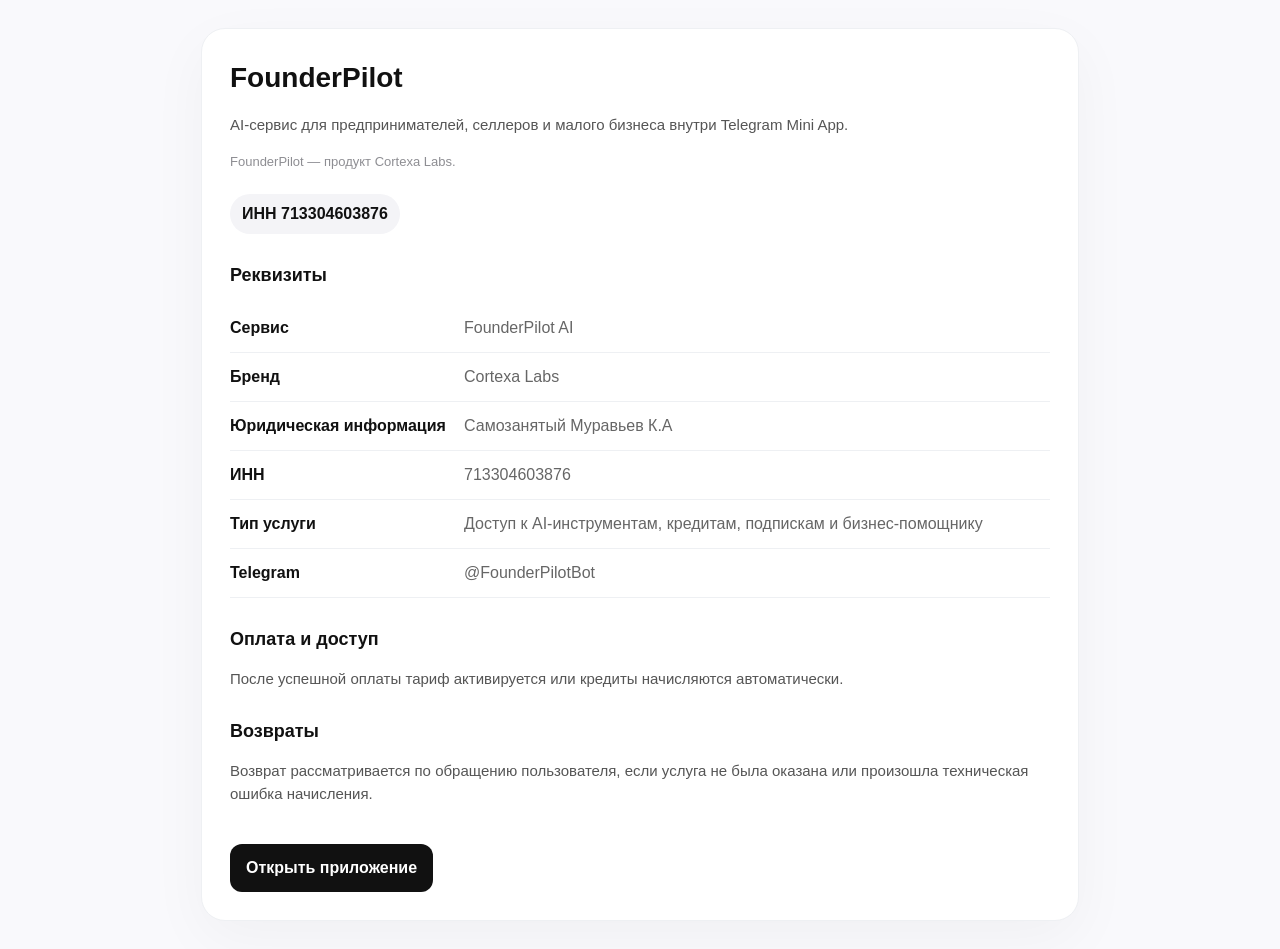
<file: static/legal.html>
<!doctype html>
<html lang="ru">
<head>
  <meta charset="utf-8">
  <meta name="viewport" content="width=device-width, initial-scale=1, viewport-fit=cover">
  <title>FounderPilot — реквизиты</title>
  <style>
    body{margin:0;background:#f9f9fc;color:#111;font-family:-apple-system,BlinkMacSystemFont,"SF Pro Text","Segoe UI",sans-serif;line-height:1.5;padding:28px}
    main{max-width:820px;margin:0 auto;background:#fff;border:1px solid #eef0f3;border-radius:24px;padding:28px;box-shadow:0 18px 60px rgba(0,0,0,.04)}
    h1{font-size:28px;margin:0 0 8px;letter-spacing:0} h2{font-size:18px;margin-top:28px} p,li{color:#555;font-size:15px} .pill{display:inline-flex;margin-top:10px;padding:8px 12px;background:#f4f4f7;border-radius:999px;font-weight:700} .row{display:grid;grid-template-columns:220px 1fr;gap:14px;padding:12px 0;border-bottom:1px solid #eef0f3}.row b{color:#111}.row span{color:#666}.btn{display:inline-block;margin-top:24px;padding:12px 16px;background:#111;color:#fff;text-decoration:none;border-radius:12px;font-weight:700}@media(max-width:620px){body{padding:16px}main{padding:20px}.row{grid-template-columns:1fr;gap:4px}}
  </style>
</head>
<body>
<main>
  <h1>FounderPilot</h1>
  <p>AI-сервис для предпринимателей, селлеров и малого бизнеса внутри Telegram Mini App.</p><p style="margin-top:4px;color:#8e8e93;font-size:13px">FounderPilot — продукт Cortexa Labs.</p>
  <span class="pill">ИНН 713304603876</span>
  <h2>Реквизиты</h2>
  <div class="row"><b>Сервис</b><span>FounderPilot AI</span></div>
  <div class="row"><b>Бренд</b><span>Cortexa Labs</span></div>
  <div class="row"><b>Юридическая информация</b><span>Самозанятый Муравьев К.А</span></div>
  <div class="row"><b>ИНН</b><span>713304603876</span></div>
  <div class="row"><b>Тип услуги</b><span>Доступ к AI-инструментам, кредитам, подпискам и бизнес-помощнику</span></div>
  <div class="row"><b>Telegram</b><span>@FounderPilotBot</span></div>
  <h2>Оплата и доступ</h2>
  <p>После успешной оплаты тариф активируется или кредиты начисляются автоматически.</p>
  <h2>Возвраты</h2>
  <p>Возврат рассматривается по обращению пользователя, если услуга не была оказана или произошла техническая ошибка начисления.</p>
  <a class="btn" href="/app">Открыть приложение</a>
</main>
</body>
</html>
</file>
